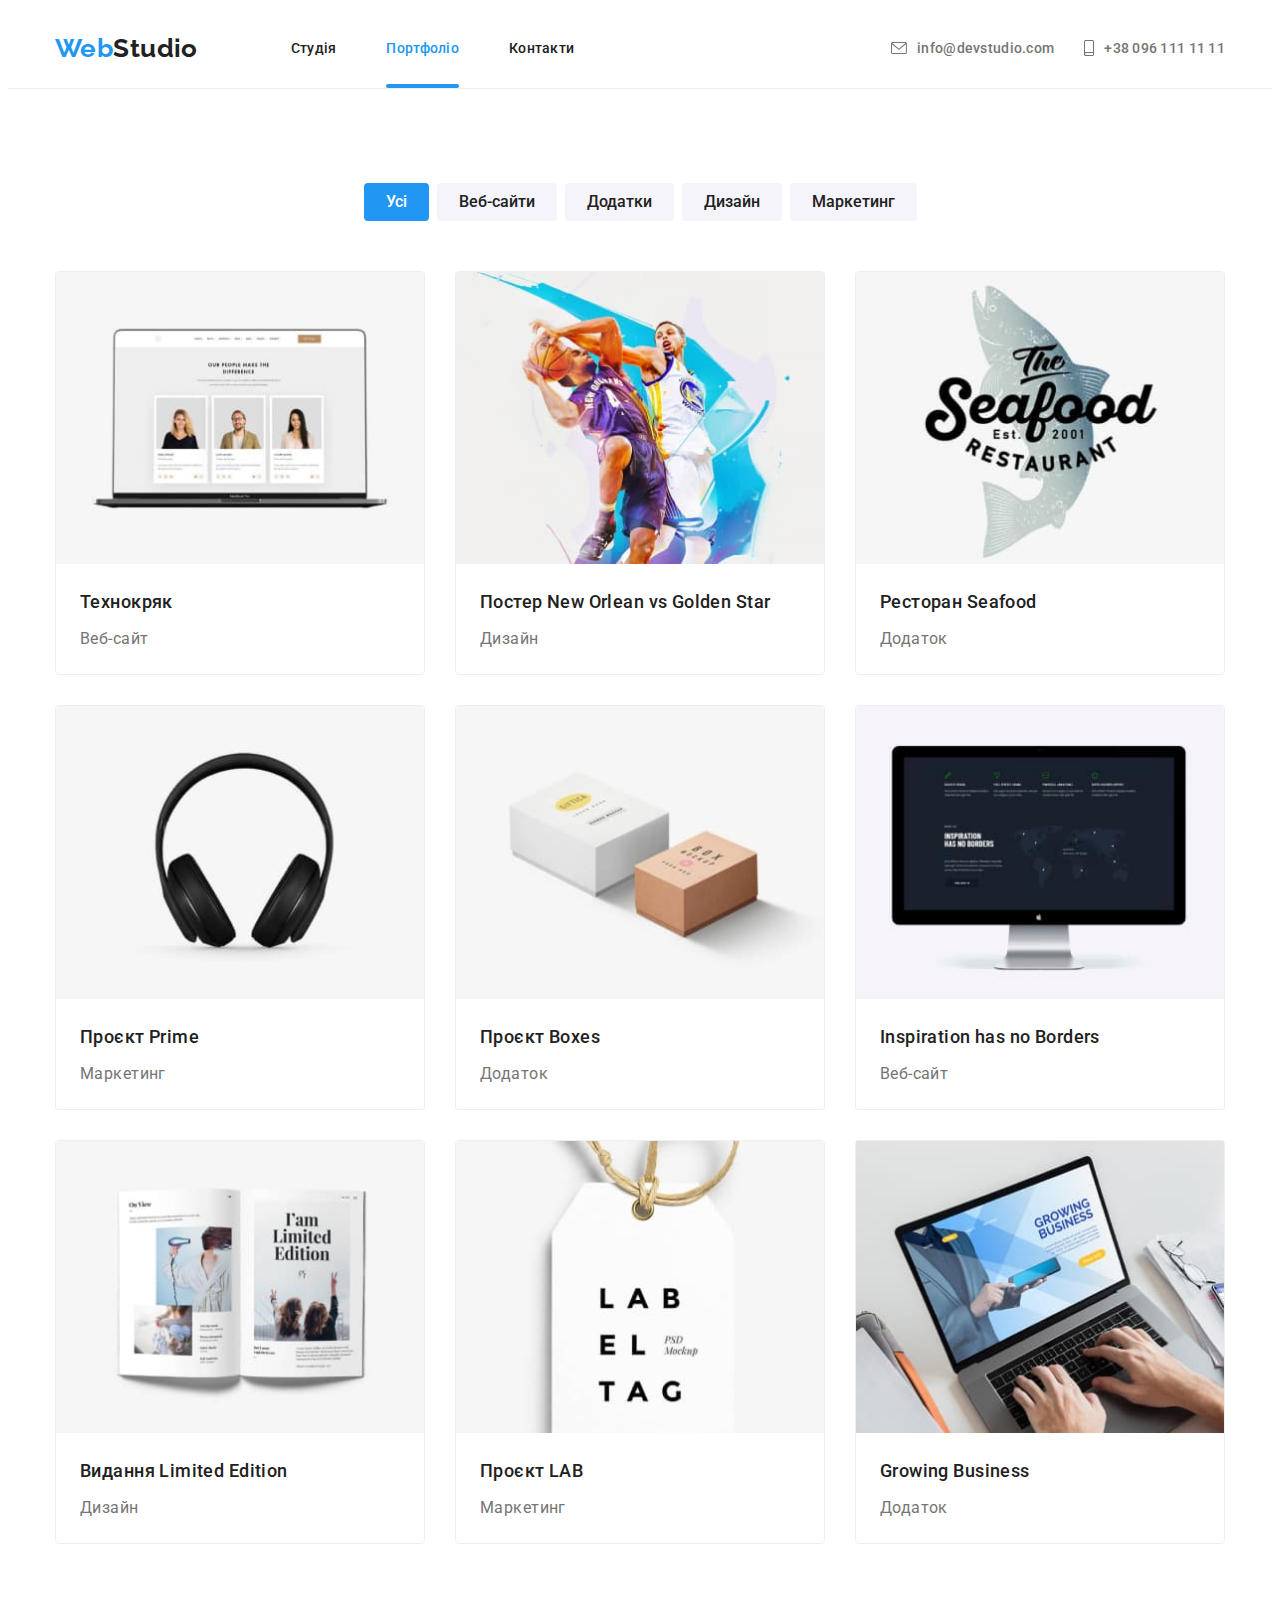
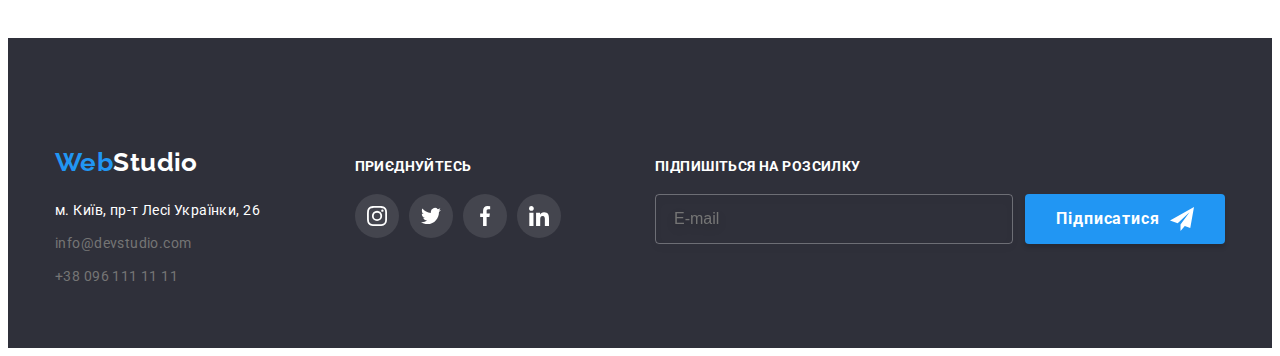
<file: portfilio.html>
<!DOCTYPE html>
<html lang="uk">
  <head>
    <meta charset="UTF-8" />
    <meta http-equiv="X-UA-Compatible" content="IE=edge" />
    <meta name="viewport" content="width=device-width, initial-scale=1.0" />
    <title>Document</title>
    <!-- Шрифти -->
    <link rel="preconnect" href="https://fonts.googleapis.com" />
    <link rel="preconnect" href="https://fonts.gstatic.com" crossorigin />
    <link
      href="https://fonts.googleapis.com/css2?family=Raleway:wght@700&family=Roboto:wght@400;500;700;900&display=swap"
      rel="stylesheet"
    />
    <!-- Стилі -->
    <!-- Спочатку нормалізатор -->
    <link
      rel="stylesheet"
      href="https://cdnjs.cloudflare.com/ajax/libs/modern-normalize/1.1.0/modern-normalize.min.css"
      integrity="sha512-wpPYUAdjBVSE4KJnH1VR1HeZfpl1ub8YT/NKx4PuQ5NmX2tKuGu6U/JRp5y+Y8XG2tV+wKQpNHVUX03MfMFn9Q=="
      crossorigin="anonymous"
      referrerpolicy="no-referrer"
    />
    <!-- Власні стилі -->
    <link rel="stylesheet" href="./css/main.min.css" />
  </head>
  <body>
    <!--шапка -->
    <header class="header">
      <div class="container">
        <nav class="header-nav">
          <a class="logo header-logo" href="./index.html">
            <span class="logo-first-word">Web</span>Studio</a
          >
          <ul class="list header-list">
            <li class="header-item">
              <a class="header-nav-link link" href="./index.html">Студія</a>
            </li>
            <li class="header-item">
              <a class="header-nav-link link current-page" href="./portfilio.html">Портфоліо</a>
            </li>
            <li class="header-item">
              <!-- тимчасовий якір -->
              <a class="header-nav-link link" href="#contacts">Контакти</a>
            </li>
          </ul>
        </nav>
        <ul class="list header-cont-list">
          <li class="header-item">
            <a class="header-cont-link link" href="mailto:info@devstudio.com">
              <svg class="header-cont-icon" width="16" height="12">
                <use href="./images/icons.svg#envelope"></use>
              </svg>
              info@devstudio.com</a
            >
          </li>
          <li class="header-item">
            <a class="header-cont-link link" href="tel:+380961111111">
              <svg class="header-cont-icon" width="10" height="16">
                <use href="./images/icons.svg#smartphone"></use>
              </svg>
              +38 096 111 11 11</a
            >
          </li>
        </ul>
      </div>
    </header>
    <main>
      <section class="section-projects section">
        <div class="container">
          <h1 class="visually-hidden">"Портфоліо"</h1>
          <!-- "радіокнопки" -->
          <ul class="list sec-prj-list-rbtn">
            <li class="sec-prj-item-rbtn">
              <button class="rbtn current-rbtn" type="button">Усі</button>
            </li>
            <li class="sec-prj-item-rbtn"><button class="rbtn" type="button">Веб-сайти</button></li>
            <li class="sec-prj-item-rbtn"><button class="rbtn" type="button">Додатки</button></li>
            <li class="sec-prj-item-rbtn"><button class="rbtn" type="button">Дизайн</button></li>
            <li class="sec-prj-item-rbtn"><button class="rbtn" type="button">Маркетинг</button></li>
          </ul>

          <!-- список проектів -->
          <ul class="list sec-prg-list">
            <li class="sec-prg-item">
              <a
                class="sec-prg-link"
                href="about:blank"
                target="_blank"
                rel="noreferrer noopener"
                aria-label=""
              >
                <div class="prg-thumb">
                  <img
                    src="./images/portfolio/img-1-sq.jpg"
                    alt="ноутбук із зразком сторінки сайта"
                    width="370"
                    height="294"
                  />

                  <p class="prg-over-text">
                    Ресурс пропонує комплексні пропозиції з різним рівнем функціоналу та сервісів.
                    Все це дозволить відвідувачу отримати вичерпні відомості про компанію чи
                    приватну особу.
                  </p>
                </div>
                <div>
                  <h3 class="project-name">Технокряк</h3>
                  <p class="project-text">Веб-сайт</p>
                </div>
              </a>
            </li>
            <li class="sec-prg-item">
              <a
                class="sec-prg-link"
                href="about:blank"
                target="_blank"
                rel="noreferrer noopener"
                aria-label=""
              >
                <div class="prg-thumb">
                  <img
                    src="./images/portfolio/img-2-sq.jpg"
                    alt="рекламний постер із баскетболістами"
                    width="370"
                    height="294"
                  />

                  <p class="prg-over-text">
                    Ресурс пропонує комплексні пропозиції з різним рівнем функціоналу та сервісів.
                    Все це дозволить відвідувачу отримати вичерпні відомості про компанію чи
                    приватну особу.
                  </p>
                </div>
                <div>
                  <h3 class="project-name">Постер New Orlean vs Golden Star</h3>
                  <p class="project-text">Дизайн</p>
                </div>
              </a>
            </li>
            <li class="sec-prg-item">
              <a
                class="sec-prg-link"
                href="about:blank"
                target="_blank"
                rel="noreferrer noopener"
                aria-label=""
              >
                <div class="prg-thumb">
                  <img
                    src="./images/portfolio/img-3-sq.jpg"
                    alt="зразок макету логотипа ресторана"
                    width="370"
                    height="294"
                  />

                  <p class="prg-over-text">
                    Ресурс пропонує комплексні пропозиції з різним рівнем функціоналу та сервісів.
                    Все це дозволить відвідувачу отримати вичерпні відомості про компанію чи
                    приватну особу.
                  </p>
                </div>
                <div>
                  <h3 class="project-name">Ресторан Seafood</h3>
                  <p class="project-text">Додаток</p>
                </div>
              </a>
            </li>
            <li class="sec-prg-item">
              <a
                class="sec-prg-link"
                href="about:blank"
                target="_blank"
                rel="noreferrer noopener"
                aria-label=""
              >
                <div class="prg-thumb">
                  <img
                    src="./images/portfolio/img-4-sq.jpg"
                    alt="фото навушників"
                    width="370"
                    height="294"
                  />

                  <p class="prg-over-text">
                    Ресурс пропонує комплексні пропозиції з різним рівнем функціоналу та сервісів.
                    Все це дозволить відвідувачу отримати вичерпні відомості про компанію чи
                    приватну особу.
                  </p>
                </div>
                <div>
                  <h3 class="project-name">Проєкт Prime</h3>
                  <p class="project-text">Маркетинг</p>
                </div>
              </a>
            </li>
            <li class="sec-prg-item">
              <a
                class="sec-prg-link"
                href="about:blank"
                target="_blank"
                rel="noreferrer noopener"
                aria-label=""
              >
                <div class="prg-thumb">
                  <img
                    src="./images/portfolio/img-5-sq.jpg"
                    alt="зразки дизайну коробок"
                    width="370"
                    height="294"
                  />

                  <p class="prg-over-text">
                    Ресурс пропонує комплексні пропозиції з різним рівнем функціоналу та сервісів.
                    Все це дозволить відвідувачу отримати вичерпні відомості про компанію чи
                    приватну особу.
                  </p>
                </div>
                <div>
                  <h3 class="project-name">Проєкт Boxes</h3>
                  <p class="project-text">Додаток</p>
                </div>
              </a>
            </li>
            <li class="sec-prg-item">
              <a
                class="sec-prg-link"
                href="about:blank"
                target="_blank"
                rel="noreferrer noopener"
                aria-label=""
              >
                <div class="prg-thumb">
                  <img
                    src="./images/portfolio/img-6-sq.jpg"
                    alt="монітор з зображенням макету сторінки сайта"
                    width="370"
                    height="294"
                  />

                  <p class="prg-over-text">
                    Ресурс пропонує комплексні пропозиції з різним рівнем функціоналу та сервісів.
                    Все це дозволить відвідувачу отримати вичерпні відомості про компанію чи
                    приватну особу.
                  </p>
                </div>
                <div>
                  <h3 class="project-name">Inspiration has no Borders</h3>
                  <p class="project-text">Веб-сайт</p>
                </div>
              </a>
            </li>
            <li class="sec-prg-item">
              <a
                class="sec-prg-link"
                href="about:blank"
                target="_blank"
                rel="noreferrer noopener"
                aria-label=""
              >
                <div class="prg-thumb">
                  <img
                    src="./images/portfolio/img-7-sq.jpg"
                    alt="розкрита книга з ілюстраціями"
                    width="370"
                    height="294"
                  />

                  <p class="prg-over-text">
                    Ресурс пропонує комплексні пропозиції з різним рівнем функціоналу та сервісів.
                    Все це дозволить відвідувачу отримати вичерпні відомості про компанію чи
                    приватну особу.
                  </p>
                </div>
                <div>
                  <h3 class="project-name">Видання Limited Edition</h3>
                  <p class="project-text">Дизайн</p>
                </div>
              </a>
            </li>
            <li class="sec-prg-item">
              <a
                class="sec-prg-link"
                href="about:blank"
                target="_blank"
                rel="noreferrer noopener"
                aria-label=""
              >
                <div class="prg-thumb">
                  <img
                    src="./images/portfolio/img-8-sq.jpg"
                    alt="бірка з прикладом дизайну"
                    width="370"
                    height="294"
                  />

                  <p class="prg-over-text">
                    Ресурс пропонує комплексні пропозиції з різним рівнем функціоналу та сервісів.
                    Все це дозволить відвідувачу отримати вичерпні відомості про компанію чи
                    приватну особу.
                  </p>
                </div>
                <div>
                  <h3 class="project-name">Проєкт LAB</h3>
                  <p class="project-text">Маркетинг</p>
                </div>
              </a>
            </li>
            <li class="sec-prg-item">
              <a
                class="sec-prg-link"
                href="about:blank"
                target="_blank"
                rel="noreferrer noopener"
                aria-label=""
              >
                <div class="prg-thumb">
                  <img
                    src="./images/portfolio/img-9-sq.jpg"
                    alt="людина працює за ноутбуком"
                    width="370"
                    height="294"
                  />

                  <p class="prg-over-text">
                    Ресурс пропонує комплексні пропозиції з різним рівнем функціоналу та сервісів.
                    Все це дозволить відвідувачу отримати вичерпні відомості про компанію чи
                    приватну особу.
                  </p>
                </div>
                <div>
                  <h3 class="project-name">Growing Business</h3>
                  <p class="project-text">Додаток</p>
                </div>
              </a>
            </li>
          </ul>
        </div>
      </section>
    </main>
    <!--підвал-->
    <footer class="footer">
      <div class="container">
        <div class="footer-common">
          <div class="footer-addr">
            <a class="logo footer-logo" href="./index.html">
              <span class="logo-first-word">Web</span>Studio
            </a>
            <address class="footer-contacts-address" id="contacts">
              <ul class="list footer-list">
                <li class="footer-item">
                  <a
                    class="footer-link-map"
                    href="https://goo.gl/maps/pMzpVghWTdphN7kk7"
                    target="_blank"
                    rel="noopener noreferrer"
                  >
                    м. Київ, пр-т Лесі Українки, 26
                  </a>
                </li>
                <li class="footer-item">
                  <a class="footer-link link" href="mailto:info@devstudio.com"
                    >info@devstudio.com</a
                  >
                </li>
                <li class="footer-item">
                  <a class="footer-link link" href="tel:+380961111111">+38 096 111 11 11</a>
                </li>
              </ul>
            </address>
          </div>
          <div class="footer-wecome-socials">
            <h3 class="footer-welcome">ПРИЄДНУЙТЕСЬ</h3>
            <ul class="list footer-socials-list">
              <li class="footer-socials-item">
                <a
                  class="footer-socials-link"
                  href="https://www.instagram.com/"
                  target="_blank"
                  rel="noreferrer noopener"
                  aria-label="Instagram"
                >
                  <svg class="footer-socials-icon" width="20" height="20">
                    <use href="./images/icons.svg#instagram"></use>
                  </svg>
                </a>
              </li>
              <li class="footer-socials-item">
                <a
                  class="footer-socials-link"
                  href="https://twitter.com/"
                  target="_blank"
                  rel="noreferrer noopener"
                  aria-label="Twitter"
                >
                  <svg class="footer-socials-icon" width="20" height="20">
                    <use href="./images/icons.svg#twitter"></use>
                  </svg>
                </a>
              </li>
              <li class="footer-socials-item">
                <a
                  class="footer-socials-link"
                  href="https://www.facebook.com/"
                  target="_blank"
                  rel="noreferrer noopener"
                  aria-label="Facebook"
                >
                  <svg class="footer-socials-icon" width="20" height="20">
                    <use href="./images/icons.svg#facebook"></use>
                  </svg>
                </a>
              </li>
              <li class="footer-socials-item">
                <a
                  class="footer-socials-link"
                  href="https://www.LinkedIn.com/"
                  target="_blank"
                  rel="noreferrer noopener"
                  aria-label="LinkedIn"
                >
                  <svg class="footer-socials-icon" width="20" height="20">
                    <use href="./images/icons.svg#linkedin"></use>
                  </svg>
                </a>
              </li>
            </ul>
          </div>
          <div class="footer-subscribe-form">
            <form class="footer-subscribe-form-form" name="subscribe-form" autocomplete="off">
              <p class="footer-subscribe-form-title">Підпишіться на розсилку</p>
              <div class="footer-subscribe-form-field">
                <label class="footer-subscribe-form-label">
                  <input
                    class="footer-subscribe-form-input"
                    type="email"
                    name="user-mail"
                    placeholder="E-mail"
                    required
                  />
                </label>
                <button class="footer-subscribe-form-btn btn" type="submit">
                  Підписатися
                  <svg class="footer-subscribe-form-btn-icon" width="24" height="24">
                    <use href="./images/icons.svg#icon-send-6hw"></use>
                  </svg>
                </button>
              </div>
            </form>
          </div>
        </div>
      </div>
    </footer>
  </body>
</html>
</file>
<file: css/main.min.css>
:root{--main-font: Roboto, sans-serif;--secondary-font: Raleway, sans-serif;--main-headers-color: #212121;--main-txt-color: #757575;--main-accent-color: #2196f3;--light-txt-color: #ffffff;--light-footer-links-cl: rgba(255, 255, 255, 0.6);--icons-color: #afb1b8;background-color:#fff;--background-secondary-cl: #2f303a;--background-elements: #f5f4fa;--background-light-cl: #ffffff;--number-of-gaps-two: 2;--number-of-gaps-three: 3;--number-of-gaps-four: 4;--number-of-gaps-five: 5;--number-of-items-two: 2;--number-of-items-three: 3;--number-of-items-four: 4;--number-of-items-five: 5;--number-of-items-six: 6;--anim-main: 250ms cubic-bezier(0.4, 0, 0.2, 1)}.visually-hidden{position:absolute;width:1px;height:1px;margin:-1px;border:0;padding:0;white-space:nowrap;-webkit-clip-path:inset(100%);clip-path:inset(100%);clip:rect(0 0 0 0);overflow:hidden}body{font-family:var(--main-font);color:var(--main-txt-color);font-size:14px;line-height:1.7142857143;letter-spacing:.03em}.section{padding-top:60px;padding-bottom:60px}@media screen and (min-width: 1200px){.section{padding-top:94px;padding-bottom:94px}}.section-title{font-size:28px;line-height:1.1785714286;text-align:center;margin-bottom:30px;color:var(--main-headers-color)}@media screen and (min-width: 1200px){.section-title{font-size:36px;line-height:1.1666666667;margin-bottom:50px}}.container{max-width:480px;padding-left:15px;padding-right:15px;margin-left:auto;margin-right:auto}@media screen and (min-width: 768px){.container{max-width:768px}}@media screen and (min-width: 1200px){.container{max-width:1200px}}html{-webkit-box-sizing:border-box;box-sizing:border-box}*,*::after,*::before{-webkit-box-sizing:inherit;box-sizing:inherit}h1,h2,h3,h4,h5,h6,p{margin:0}img{display:block;max-width:100%;height:auto}address{font-style:normal}.link{text-decoration:none;color:inherit}.list{list-style:none;margin:0;padding:0}.logo{font-family:var(--secondary-font);font-style:normal;font-weight:700;font-size:26px;line-height:1.1923076923;color:var(--main-headers-color);text-decoration:none}.logo-first-word{color:var(--main-accent-color);-webkit-transition:color var(--anim-main);transition:color var(--anim-main)}.btn{font-family:inherit;font-weight:700;font-size:16px;line-height:1.875;letter-spacing:.06em;width:216px;height:50px;color:var(--light-txt-color);background-color:var(--main-accent-color);border-radius:4px;border:0;-webkit-box-shadow:0px 4px 4px rgba(0,0,0,.15);box-shadow:0px 4px 4px rgba(0,0,0,.15);cursor:pointer;-webkit-transition:background-color var(--anim-main),color var(--anim-main),-webkit-box-shadow var(--anim-main);transition:background-color var(--anim-main),color var(--anim-main),-webkit-box-shadow var(--anim-main);transition:box-shadow var(--anim-main),background-color var(--anim-main),color var(--anim-main);transition:box-shadow var(--anim-main),background-color var(--anim-main),color var(--anim-main),-webkit-box-shadow var(--anim-main)}.btn:hover,.btn:focus{background-color:var(--background-elements);color:var(--main-headers-color)}.sec-prj-list-rbtn{display:-webkit-box;display:-ms-flexbox;display:flex;-webkit-box-pack:center;-ms-flex-pack:center;justify-content:center;-webkit-box-align:center;-ms-flex-align:center;align-items:center;margin-bottom:50px;gap:8px}.rbtn{font-family:inherit;font-weight:500;font-size:16px;line-height:1.625;background-color:var(--background-elements);color:var(--main-headers-color);border-radius:4px;border:0;padding:6px 22px;cursor:pointer;-webkit-transition:background-color var(--anim-main),color var(--anim-main),-webkit-box-shadow var(--anim-main);transition:background-color var(--anim-main),color var(--anim-main),-webkit-box-shadow var(--anim-main);transition:background-color var(--anim-main),color var(--anim-main),box-shadow var(--anim-main);transition:background-color var(--anim-main),color var(--anim-main),box-shadow var(--anim-main),-webkit-box-shadow var(--anim-main)}.rbtn:hover,.rbtn:focus{background-color:var(--main-accent-color);color:var(--light-txt-color);-webkit-box-shadow:0px 3px 1px rgba(0,0,0,.1),0px 1px 2px rgba(0,0,0,.08),0px 2px 2px rgba(0,0,0,.12);box-shadow:0px 3px 1px rgba(0,0,0,.1),0px 1px 2px rgba(0,0,0,.08),0px 2px 2px rgba(0,0,0,.12)}.current-rbtn{background-color:var(--main-accent-color);color:var(--light-txt-color)}.menu-btn{display:-webkit-box;display:-ms-flexbox;display:flex;-webkit-box-pack:center;-ms-flex-pack:center;justify-content:center;-webkit-box-align:center;-ms-flex-align:center;align-items:center;width:40px;height:40px;padding:0;background-color:rgba(0,0,0,0);border:none;cursor:pointer}@media screen and (min-width: 768px){.menu-btn{display:none}}.menu-container{position:fixed;top:0;left:0;width:100%;height:100%;padding:40px 48px;display:-webkit-box;display:-ms-flexbox;display:flex;-webkit-box-orient:vertical;-webkit-box-direction:normal;-ms-flex-direction:column;flex-direction:column;background-color:var(--background-light-cl);-webkit-transform:translateX(100%);transform:translateX(100%);-webkit-transition:-webkit-transform var(--anim-main);transition:-webkit-transform var(--anim-main);transition:transform var(--anim-main);transition:transform var(--anim-main), -webkit-transform var(--anim-main)}.menu-container.is-open{-webkit-transform:translateX(0);transform:translateX(0)}@media screen and (min-width: 768px){.menu-container{display:none}}.menu-toggle{position:absolute;top:10px;right:15px;background-color:rgba(0,0,0,0);border:none;padding:0px;fill:#000;-webkit-transition:fill var(--anim-main);transition:fill var(--anim-main);cursor:pointer}.menu-toggle:focus,.menu-toggle:hover{fill:var(--main-accent-color);cursor:pointer}.menu-nav{display:-webkit-box;display:-ms-flexbox;display:flex;-webkit-box-orient:vertical;-webkit-box-direction:normal;-ms-flex-direction:column;flex-direction:column;margin-bottom:auto;gap:32px}.menu-nav__link{font-weight:500;font-size:40px;line-height:1.175;letter-spacing:.02em;text-decoration:none;color:var(--main-headers-color)}.menu-cont{display:-webkit-box;display:-ms-flexbox;display:flex;-webkit-box-orient:vertical;-webkit-box-direction:normal;-ms-flex-direction:column;flex-direction:column;gap:32px;margin-bottom:64px}.menu-cont__link{font-weight:500;font-size:24px;line-height:1.1666666667;letter-spacing:.02em;color:var(--main-txt-color);text-decoration:none}.menu-cont__tel{font-weight:500;font-size:24px;line-height:1.1666666667;letter-spacing:.02em;color:var(--main-accent-color);text-decoration:none}@media screen and (min-width: 480px){.menu-cont__tel{font-size:34px;line-height:1.1764705882}}.menu-cont__link:focus,.menu-cont__link:hover{color:var(--main-accent-color);cursor:pointer}.menu-socials{display:-webkit-box;display:-ms-flexbox;display:flex;-webkit-box-pack:start;-ms-flex-pack:start;justify-content:start}.menu-socials__item{padding-right:10px;padding-left:10px;border-right:1px solid rgba(33,33,33,.2)}.menu-socials__item:first-child{padding-left:0}.menu-socials__item:last-child{padding-right:0;border-right:none}.menu-socials__link{font-weight:500;font-size:12px;line-height:1.1666666667;letter-spacing:.02em;text-decoration:none;color:var(--main-accent-color)}@media screen and (min-width: 480px){.menu-socials__link{font-size:18px;line-height:1.2222222222}}.current{color:var(--main-accent-color);text-align:center}.header{border-bottom:1px solid #ececec}.header .container{display:-webkit-box;display:-ms-flexbox;display:flex;-webkit-box-align:center;-ms-flex-align:center;align-items:center}.header-logo{padding-right:93px;-webkit-transition:color var(--anim-main);transition:color var(--anim-main)}.header-nav{display:-webkit-box;display:-ms-flexbox;display:flex;margin-right:auto;-webkit-box-align:center;-ms-flex-align:center;align-items:center}.header-list{display:none}@media screen and (min-width: 768px){.header-list{display:-webkit-box;display:-ms-flexbox;display:flex;-webkit-box-pack:center;-ms-flex-pack:center;justify-content:center;-webkit-box-align:center;-ms-flex-align:center;align-items:center;gap:50px}}.header-cont-list{display:none}@media screen and (min-width: 768px){.header-cont-list{display:-webkit-box;display:-ms-flexbox;display:flex;-ms-flex-wrap:wrap;flex-wrap:wrap;-webkit-box-align:center;-ms-flex-align:center;align-items:center;-webkit-box-pack:start;-ms-flex-pack:start;justify-content:flex-start;padding-left:81px;gap:10px}}@media screen and (min-width: 1200px){.header-cont-list{-webkit-box-pack:center;-ms-flex-pack:center;justify-content:center;-webkit-box-align:center;-ms-flex-align:center;align-items:center;gap:30px}}.header-item{display:-webkit-box;display:-ms-flexbox;display:flex;-webkit-box-pack:center;-ms-flex-pack:center;justify-content:center;-webkit-box-align:center;-ms-flex-align:center;align-items:center}.header-cont-icon{margin-right:10px;fill:currentColor}.header-nav-link{position:relative;font-weight:500;line-height:1.1428571429;letter-spacing:.02em;color:var(--main-headers-color);padding-top:32px;padding-bottom:32px;-webkit-transition:color var(--anim-main);transition:color var(--anim-main)}.header-nav-link:hover,.header-nav-link:focus{color:var(--main-accent-color)}.header-nav-link::after{content:"";display:block;width:100%;height:4px;border-radius:2px;background-color:var(--main-accent-color);position:absolute;left:0;bottom:0;opacity:0;-webkit-transform:scaleX(0);transform:scaleX(0);-webkit-transition:background-color var(--anim-main),opacity var(--anim-main),-webkit-transform var(--anim-main);transition:background-color var(--anim-main),opacity var(--anim-main),-webkit-transform var(--anim-main);transition:background-color var(--anim-main),transform var(--anim-main),opacity var(--anim-main);transition:background-color var(--anim-main),transform var(--anim-main),opacity var(--anim-main),-webkit-transform var(--anim-main)}.header-nav-link:hover::after,.header-nav-link:focus::after{opacity:1;-webkit-transform:scaleX(1);transform:scaleX(1)}.header-cont-link{display:-webkit-box;display:-ms-flexbox;display:flex;font-weight:500;line-height:1.1428571429;letter-spacing:.02em;color:var(--main-txt-color);-webkit-transition:color var(--anim-main);transition:color var(--anim-main)}@media screen and (min-width: 768px){.header-cont-link{font-size:12px;line-height:1.1666666667}}@media screen and (min-width: 1200px){.header-cont-link{font-size:14px;line-height:1.1428571429;-webkit-box-align:center;-ms-flex-align:center;align-items:center;padding-top:32px;padding-bottom:32px}}.header-cont-link:hover,.header-cont-link:focus{color:var(--main-accent-color)}.current-page{position:relative;color:var(--main-accent-color)}.current-page::after{content:"";display:block;width:100%;height:4px;border-radius:2px;background-color:var(--main-accent-color);position:absolute;left:0;bottom:0;opacity:1;-webkit-transform:scaleX(1);transform:scaleX(1);-webkit-transition:-webkit-transform var(--anim-main);transition:-webkit-transform var(--anim-main);transition:transform var(--anim-main);transition:transform var(--anim-main), -webkit-transform var(--anim-main)}.hero{height:400px;max-width:100%;margin:0 auto;background-color:var(--background-secondary-cl);background-repeat:no-repeat;background-size:cover;background-position:center;text-align:center;padding-top:118px;padding-bottom:118px;background-image:-webkit-gradient(linear, left top, right top, from(rgba(47, 48, 58, 0.4)), to(rgba(47, 48, 58, 0.4))),url(../images/hero/img_sm-@1x.jpg);background-image:linear-gradient(to right, rgba(47, 48, 58, 0.4), rgba(47, 48, 58, 0.4)),url(../images/hero/img_sm-@1x.jpg)}@media(min-device-pixel-ratio: 2),(-webkit-min-device-pixel-ratio: 2),(min-resolution: 192dpi),(min-resolution: 2dppx){.hero{background-image:-webkit-gradient(linear, left top, right top, from(rgba(47, 48, 58, 0.4)), to(rgba(47, 48, 58, 0.4))),url(../images/hero/img_sm-@2x.jpg);background-image:linear-gradient(to right, rgba(47, 48, 58, 0.4), rgba(47, 48, 58, 0.4)),url(../images/hero/img_sm-@2x.jpg)}}@media screen and (min-width: 481px){.hero{background-image:-webkit-gradient(linear, left top, right top, from(rgba(47, 48, 58, 0.4)), to(rgba(47, 48, 58, 0.4))),url(../images/hero/img_md-@1x.jpg);background-image:linear-gradient(to right, rgba(47, 48, 58, 0.4), rgba(47, 48, 58, 0.4)),url(../images/hero/img_md-@1x.jpg)}}@media screen and (min-width: 481px)and (min-device-pixel-ratio: 2),screen and (min-width: 481px)and (-webkit-min-device-pixel-ratio: 2),screen and (min-width: 481px)and (min-resolution: 192dpi),screen and (min-width: 481px)and (min-resolution: 2dppx){.hero{background-image:-webkit-gradient(linear, left top, right top, from(rgba(47, 48, 58, 0.4)), to(rgba(47, 48, 58, 0.4))),url(../images/hero/img_md-@2x.jpg);background-image:linear-gradient(to right, rgba(47, 48, 58, 0.4), rgba(47, 48, 58, 0.4)),url(../images/hero/img_md-@2x.jpg)}}@media screen and (min-width: 769px){.hero{background-image:-webkit-gradient(linear, left top, right top, from(rgba(47, 48, 58, 0.4)), to(rgba(47, 48, 58, 0.4))),url(../images/hero/img_lg-@1x.jpg);background-image:linear-gradient(to right, rgba(47, 48, 58, 0.4), rgba(47, 48, 58, 0.4)),url(../images/hero/img_lg-@1x.jpg)}}@media screen and (min-width: 769px)and (min-device-pixel-ratio: 2),screen and (min-width: 769px)and (-webkit-min-device-pixel-ratio: 2),screen and (min-width: 769px)and (min-resolution: 192dpi),screen and (min-width: 769px)and (min-resolution: 2dppx){.hero{background-image:-webkit-gradient(linear, left top, right top, from(rgba(47, 48, 58, 0.4)), to(rgba(47, 48, 58, 0.4))),url(../images/hero/img_lg-@2x.jpg);background-image:linear-gradient(to right, rgba(47, 48, 58, 0.4), rgba(47, 48, 58, 0.4)),url(../images/hero/img_lg-@2x.jpg)}}@media screen and (min-width: 768px){.hero{padding-left:204px;padding-right:204px}}@media screen and (min-width: 1200px){.hero{height:600px;max-width:1600px;padding-top:200px;padding-bottom:200px}}.hero-title{margin-left:auto;margin-right:auto;margin-bottom:30px;font-weight:900;font-size:26px;line-height:1.6153846154;text-align:center;letter-spacing:.06em;text-transform:uppercase;color:var(--light-txt-color)}@media screen and (min-width: 1200px){.hero-title{width:696px;font-size:44px;line-height:1.3636363636}}.hero-btn{width:200px}@media screen and (min-width: 1200px){.hero-btn{width:216px}}.speciality__list{display:-webkit-box;display:-ms-flexbox;display:flex;-webkit-box-orient:vertical;-webkit-box-direction:normal;-ms-flex-direction:column;flex-direction:column;gap:30px}@media screen and (min-width: 768px){.speciality__list{-webkit-box-orient:horizontal;-webkit-box-direction:normal;-ms-flex-direction:row;flex-direction:row;-ms-flex-wrap:wrap;flex-wrap:wrap}}@media screen and (min-width: 768px){.speciality__item{-ms-flex-preferred-size:calc((100% - 30px)/var(--number-of-items-two));flex-basis:calc((100% - 30px)/var(--number-of-items-two))}}@media screen and (min-width: 1200px){.speciality__item{-ms-flex-preferred-size:calc((100% - 30px*var(--number-of-gaps-three))/var(--number-of-items-four));flex-basis:calc((100% - 30px*var(--number-of-gaps-three))/var(--number-of-items-four))}}.speciality__thumb{display:-webkit-box;display:-ms-flexbox;display:flex;-webkit-box-pack:center;-ms-flex-pack:center;justify-content:center;-webkit-box-align:center;-ms-flex-align:center;align-items:center;width:100%;height:120px;margin-bottom:30px;background-size:cover;background-color:var(--background-elements);border-radius:4px}.speciality__title{margin-bottom:10px;font-size:14px;line-height:1.1428571429;text-transform:uppercase;text-align:center;color:var(--main-headers-color)}@media screen and (min-width: 768px){.speciality__title{text-align:left}}.section-what{padding-top:0;display:none}@media screen and (min-width: 1200px){.section-what{display:block}.section-what__list{display:-webkit-box;display:-ms-flexbox;display:flex;-ms-flex-wrap:wrap;flex-wrap:wrap;gap:30px}.section-what__item{position:relative;-ms-flex-preferred-size:calc((100% - 30px*var(--number-of-gaps-two))/var(--number-of-items-three));flex-basis:calc((100% - 30px*var(--number-of-gaps-two))/var(--number-of-items-three))}.section-what__overtext{position:absolute;left:0;bottom:0;width:100%;height:auto;font-weight:700;text-align:center;text-transform:uppercase;padding:27px;background:rgba(47,48,58,.8);color:var(--light-txt-color)}}.section-team{background-color:var(--background-elements)}.section-team__list{display:-webkit-box;display:-ms-flexbox;display:flex;-ms-flex-wrap:wrap;flex-wrap:wrap;gap:30px}.section-team__item{width:100%;-webkit-box-shadow:0px 1px 3px rgba(0,0,0,.12),0px 1px 1px rgba(0,0,0,.14),0px 2px 1px rgba(0,0,0,.2);box-shadow:0px 1px 3px rgba(0,0,0,.12),0px 1px 1px rgba(0,0,0,.14),0px 2px 1px rgba(0,0,0,.2);border-radius:0px 0px 4px 4px;background-color:var(--background-light-cl)}@media screen and (min-width: 768px){.section-team__item{-ms-flex-preferred-size:calc((100% - 30px)/var(--number-of-items-two));flex-basis:calc((100% - 30px)/var(--number-of-items-two))}}@media screen and (min-width: 1200px){.section-team__item{-ms-flex-preferred-size:calc((100% - 30px*var(--number-of-gaps-three))/var(--number-of-items-four));flex-basis:calc((100% - 30px*var(--number-of-gaps-three))/var(--number-of-items-four))}}.section-team__image{width:100%}.section-team__name{font-weight:500;font-size:16px;line-height:1.1875;text-align:center;color:var(--main-headers-color);margin-bottom:10px}.section-team__position{font-size:16px;line-height:1.1875;text-align:center;margin-bottom:16px}.section-team__thumb{padding-top:30px;padding-left:10px;padding-right:10px;padding-bottom:30px}.section-team__socials-list{display:-webkit-box;display:-ms-flexbox;display:flex;-webkit-box-pack:center;-ms-flex-pack:center;justify-content:center;-webkit-box-align:center;-ms-flex-align:center;align-items:center;gap:10px}.section-team__socials-link{display:-webkit-box;display:-ms-flexbox;display:flex;-webkit-box-pack:center;-ms-flex-pack:center;justify-content:center;-webkit-box-align:center;-ms-flex-align:center;align-items:center;text-align:center;width:44px;height:44px;border-radius:50%;color:var(--icons-color);-webkit-transition:background-color var(--anim-main),color var(--anim-main);transition:background-color var(--anim-main),color var(--anim-main)}.section-team__socials-link:hover,.section-team__socials-link:focus{color:var(--light-txt-color);background-color:var(--main-accent-color)}.section-team__socials-icon{fill:currentColor}.section-clients-list{display:-webkit-box;display:-ms-flexbox;display:flex;-ms-flex-wrap:wrap;flex-wrap:wrap;-webkit-box-pack:center;-ms-flex-pack:center;justify-content:center;-webkit-box-align:center;-ms-flex-align:center;align-items:center;gap:30px;fill:var(--icons-color);cursor:pointer}.section-clients-item{-ms-flex-preferred-size:calc((100% - 30px)/var(--number-of-items-two));flex-basis:calc((100% - 30px)/var(--number-of-items-two))}@media screen and (min-width: 768px){.section-clients-item{-ms-flex-preferred-size:calc((100% - 30px*var(--number-of-gaps-two))/var(--number-of-items-three));flex-basis:calc((100% - 30px*var(--number-of-gaps-two))/var(--number-of-items-three))}}@media screen and (min-width: 1200px){.section-clients-item{-ms-flex-preferred-size:calc((100% - 30px*var(--number-of-gaps-five))/var(--number-of-items-six));flex-basis:calc((100% - 30px*var(--number-of-gaps-five))/var(--number-of-items-six))}}.section-clients-link{display:-webkit-box;display:-ms-flexbox;display:flex;-webkit-box-pack:center;-ms-flex-pack:center;justify-content:center;-webkit-box-align:center;-ms-flex-align:center;align-items:center;width:auto;height:92px;border-radius:4px;border:1px solid var(--icons-color);color:var(--icons-color);-webkit-transition:border-color var(--anim-main),color var(--anim-main);transition:border-color var(--anim-main),color var(--anim-main)}.section-clients-link:hover,.section-clients-link:focus{color:var(--main-accent-color);border-color:var(--main-accent-color)}.section-clients-icons{fill:currentColor}.footer{background-color:var(--background-secondary-cl);padding-top:60px;padding-bottom:60px}.footer-socials-list{display:-webkit-box;display:-ms-flexbox;display:flex;-webkit-box-pack:center;-ms-flex-pack:center;justify-content:center;-webkit-box-align:center;-ms-flex-align:center;align-items:center;gap:10px}.footer-logo{display:inline-block;margin-bottom:20px;color:var(--light-txt-color)}.footer-item{margin-bottom:9px}.footer-item:last-child{margin-bottom:0}.footer-link-map{color:var(--light-txt-color);text-decoration:none;-webkit-transition:color var(--anim-main);transition:color var(--anim-main)}.footer-link{color:var(--light .footer-link -links-cl);-webkit-transition:color var(--anim-main);transition:color var(--anim-main)}.footer-link:hover,.footer-link:focus{color:var(--main-accent-color)}.footer-common{text-align:center;-webkit-box-align:center;-ms-flex-align:center;align-items:center}@media screen and (min-width: 768px){.footer-common{display:-webkit-box;display:-ms-flexbox;display:flex;-ms-flex-pack:distribute;justify-content:space-around;-webkit-box-orient:horizontal;-webkit-box-direction:normal;-ms-flex-direction:row;flex-direction:row;-ms-flex-wrap:wrap;flex-wrap:wrap;-webkit-box-align:baseline;-ms-flex-align:baseline;align-items:baseline}}@media screen and (min-width: 1200px){.footer-common{-webkit-box-pack:justify;-ms-flex-pack:justify;justify-content:space-between;text-align:left}}.footer-addr{display:-webkit-box;display:-ms-flexbox;display:flex;-webkit-box-orient:vertical;-webkit-box-direction:normal;-ms-flex-direction:column;flex-direction:column}.footer-wecome-socials{display:-webkit-box;display:-ms-flexbox;display:flex;-webkit-box-orient:vertical;-webkit-box-direction:normal;-ms-flex-direction:column;flex-direction:column;margin-top:60px}.footer-welcome{font-weight:700;font-size:14px;line-height:1.1428571429;text-transform:uppercase;color:var(--light-txt-color);margin-bottom:20px}.footer-socials-link{display:-webkit-box;display:-ms-flexbox;display:flex;-webkit-box-pack:center;-ms-flex-pack:center;justify-content:center;-webkit-box-align:center;-ms-flex-align:center;align-items:center;text-align:left;width:44px;height:44px;border-radius:50%;background-color:rgba(255,255,255,.1);-webkit-transition:background-color var(--anim-main);transition:background-color var(--anim-main)}.footer-socials-link:hover,.footer-socials-link:focus{color:var(--light-txt-color);background-color:var(--main-accent-color)}.footer-socials-icon{fill:var(--light-txt-color)}.footer-subscribe-form-form{margin-top:60px}.footer-subscribe-form-title{font-weight:700;font-size:14px;line-height:16px;letter-spacing:.03em;text-transform:uppercase;color:var(--light-txt-color);margin-bottom:20px}.footer-subscribe-form-field{display:-webkit-box;display:-ms-flexbox;display:flex;-webkit-box-orient:vertical;-webkit-box-direction:normal;-ms-flex-direction:column;flex-direction:column;-webkit-box-pack:center;-ms-flex-pack:center;justify-content:center;-webkit-box-align:center;-ms-flex-align:center;align-items:center}@media screen and (min-width: 1200px){.footer-subscribe-form-field{-webkit-box-orient:horizontal;-webkit-box-direction:normal;-ms-flex-direction:row;flex-direction:row;-webkit-box-pack:center;-ms-flex-pack:center;justify-content:center;-webkit-box-align:center;-ms-flex-align:center;align-items:center;gap:12px}}.footer-subscribe-form-label{width:100%;margin-bottom:20px}@media screen and (min-width: 768px){.footer-subscribe-form-label{width:450px}}@media screen and (min-width: 1200px){.footer-subscribe-form-label{width:358px;margin-bottom:0px}}.footer-subscribe-form-input{width:100%;height:50px;padding-left:18px;font-size:16px;color:var(--light-txt-color);line-height:1.25;outline:rgba(0,0,0,0);background-color:rgba(0,0,0,0);border:1px solid rgba(255,255,255,.3);-webkit-filter:drop-shadow(0px 4px 4px rgba(0, 0, 0, 0.15));filter:drop-shadow(0px 4px 4px rgba(0, 0, 0, 0.15));border-radius:4px;-webkit-transition:border-color var(--anim-main);transition:border-color var(--anim-main)}.footer-subscribe-form-input:focus{border-color:var(--main-accent-color)}.footer-subscribe-form-btn{display:-webkit-inline-box;display:-ms-inline-flexbox;display:inline-flex;-webkit-box-pack:center;-ms-flex-pack:center;justify-content:center;-webkit-box-align:center;-ms-flex-align:center;align-items:center;gap:10px;width:200px;height:50px}.footer-subscribe-form-btn-icon{fill:currentColor}.prg-thumb{position:relative;overflow:hidden}.prg-over-text{padding:63px 24px;color:var(--light-txt-color);font-size:18px;line-height:1.5555555556;position:absolute;top:0;left:0;width:100%;height:100%;opacity:1;background:rgba(33,150,243,.9);-webkit-transform:translateY(101%);transform:translateY(101%);-webkit-transition:-webkit-transform var(--anim-main);transition:-webkit-transform var(--anim-main);transition:transform var(--anim-main);transition:transform var(--anim-main), -webkit-transform var(--anim-main)}.project-name{font-weight:500;font-size:18px;line-height:2;text-align:left;color:var(--main-headers-color)}.project-text{font-size:16px;line-height:1.875;color:var(--main-txt-color)}.sec-prg-list{display:-webkit-box;display:-ms-flexbox;display:flex;-ms-flex-wrap:wrap;flex-wrap:wrap;gap:30px}.sec-prg-item{display:-webkit-box;display:-ms-flexbox;display:flex;-ms-flex-preferred-size:calc((100% - 30px*var(--number-of-gaps-two))/var(--number-of-items-three));flex-basis:calc((100% - 30px*var(--number-of-gaps-two))/var(--number-of-items-three))}.sec-prg-link{text-decoration:none;border:1px solid #eee;border-radius:4px;-webkit-transition:-webkit-box-shadow var(--anim-main);transition:-webkit-box-shadow var(--anim-main);transition:box-shadow var(--anim-main);transition:box-shadow var(--anim-main), -webkit-box-shadow var(--anim-main)}.sec-prg-link:hover,.sec-prg-link:focus{-webkit-box-shadow:0px 1px 1px rgba(0,0,0,.12),0px 4px 4px rgba(0,0,0,.06),1px 4px 6px rgba(0,0,0,.16);box-shadow:0px 1px 1px rgba(0,0,0,.12),0px 4px 4px rgba(0,0,0,.06),1px 4px 6px rgba(0,0,0,.16)}.sec-prg-link:hover .prg-over-text,.sec-prg-link:focus .prg-over-text{-webkit-transform:translateY(0);transform:translateY(0)}.sec-prg-list .project-name{padding-right:24px;padding-top:20px;padding-left:24px;margin-bottom:4px}.sec-prg-list .project-text{padding-right:24px;padding-left:24px;padding-bottom:20px}.backdrop{position:fixed;top:0;left:0;z-index:1000;width:100%;height:100%;background-color:rgba(0,0,0,.2);-webkit-transition:visibility var(--anim-main),opacity var(--anim-main);transition:visibility var(--anim-main),opacity var(--anim-main)}.backdrop.is-hidden{opacity:0;pointer-events:none;visibility:hidden;scale:.9}.backdrop.is-hidden .modal{-webkit-transform:translate(-50%, -50%) scale(0.9);transform:translate(-50%, -50%) scale(0.9);-webkit-transition:-webkit-transform var(--anim-main);transition:-webkit-transform var(--anim-main);transition:transform var(--anim-main);transition:transform var(--anim-main), -webkit-transform var(--anim-main)}.modal{padding:40px;position:absolute;top:50%;left:50%;width:90%;background-color:var(--background-light-cl);border-radius:4px;-webkit-box-shadow:0px 1px 3px rgba(0,0,0,.12),0px 1px 1px rgba(0,0,0,.14),0px 2px 1px rgba(0,0,0,.2);box-shadow:0px 1px 3px rgba(0,0,0,.12),0px 1px 1px rgba(0,0,0,.14),0px 2px 1px rgba(0,0,0,.2);-webkit-transform:translate(-50%, -50%) scale(1);transform:translate(-50%, -50%) scale(1);-webkit-transition:-webkit-transform var(--anim-main);transition:-webkit-transform var(--anim-main);transition:transform var(--anim-main);transition:transform var(--anim-main), -webkit-transform var(--anim-main)}@media screen and (min-width: 480px){.modal{width:450px;height:609px}}@media screen and (min-width: 1200px){.modal{width:528px;height:581px}}.modal-btn{position:absolute;top:10px;right:10px;width:30px;height:30px;display:-webkit-box;display:-ms-flexbox;display:flex;-webkit-box-pack:center;-ms-flex-pack:center;justify-content:center;-webkit-box-align:center;-ms-flex-align:center;align-items:center;padding:0;background-color:var(--background-light-cl);border-radius:50%;border:1px solid rgba(0,0,0,.1);cursor:pointer;-webkit-transition:color var(--anim-main);transition:color var(--anim-main)}.modal-btn:hover,.modal-btn:focus{color:var(--main-accent-color)}.modal-btn-icon{fill:currentColor}.register-form-title{display:block;text-align:center;font-style:normal;font-weight:700;font-size:20px;line-height:1.15;color:var(--main-headers-color);letter-spacing:.03em;margin-bottom:12px}.register-form-group{margin-bottom:20px}.register-form-field{position:relative;display:block;margin-bottom:10px}.register-form-field:last-child{margin-bottom:0}.register-form-label{display:block;font-size:12px;line-height:1.1666666667;margin-bottom:4px}.register-form-input{width:100%;height:40px;padding-left:42px;padding-right:42px;border:1px solid rgba(33,33,33,.2);border-radius:4px;outline:rgba(0,0,0,0);-webkit-transition:border-color var(--anim-main);transition:border-color var(--anim-main)}.register-form-input:focus{border-color:var(--main-accent-color)}.register-form-icon{position:absolute;top:50%;left:12px;-webkit-transition:fill var(--anim-main);transition:fill var(--anim-main)}.register-form-input:focus~.register-form-icon{fill:var(--main-accent-color)}.register-form-message{display:block;width:100%;height:120px;padding:12px;font-size:12px;line-height:1.1666666667;letter-spacing:.01em;color:rgba(117,117,117,.5);resize:none;outline:rgba(0,0,0,0);border:1px solid rgba(33,33,33,.2);border-radius:4px;-webkit-transition:border-color var(--anim-main);transition:border-color var(--anim-main)}.register-form-message:focus{border-color:var(--main-accent-color);font-size:16px;color:var(--main-headers-color)}.register-form-agreement{display:-webkit-box;display:-ms-flexbox;display:flex;-webkit-box-align:center;-ms-flex-align:center;align-items:center;-webkit-box-pack:center;-ms-flex-pack:center;justify-content:center;gap:10px;margin-bottom:30px}.icon-checked{opacity:0;-webkit-transition:opacity var(--anim-main);transition:opacity var(--anim-main)}.register-form-checkbox:checked+.register-form-icons .icon-checked{opacity:1}.icon-unchecked{-webkit-transition:opacity var(--anim-main);transition:opacity var(--anim-main)}.register-form-checkbox:checked+.register-form-icons .icon-unchecked{opacity:0}.register-form-checkbox:focus-visible:not(:checked)+.register-form-icons,.register-form-checkbox:focus-visible:checked+.register-form-icons,.register-form-checkbox:disabled+.register-form-icons{outline:rgba(0,0,0,0)}.register-form-checkbox:focus:focus-visible+.register-form-icons{outline:2px solid var(--main-headers-color);outline-offset:1px;border-radius:2px}.register-form-desc{font-size:10px;line-height:1.2}@media screen and (min-width: 480px){.register-form-desc{font-size:12px;line-height:1.1666666667}}@media screen and (min-width: 1200px){.register-form-desc{font-size:14px;line-height:1.1428571429;-webkit-user-select:none;-moz-user-select:none;-ms-user-select:none;user-select:none}}.register-form-link{color:var(--main-accent-color)}.register-form-btn{display:block;width:200px;height:50px;margin:0 auto}/*# sourceMappingURL=main.min.css.map */
</file>
